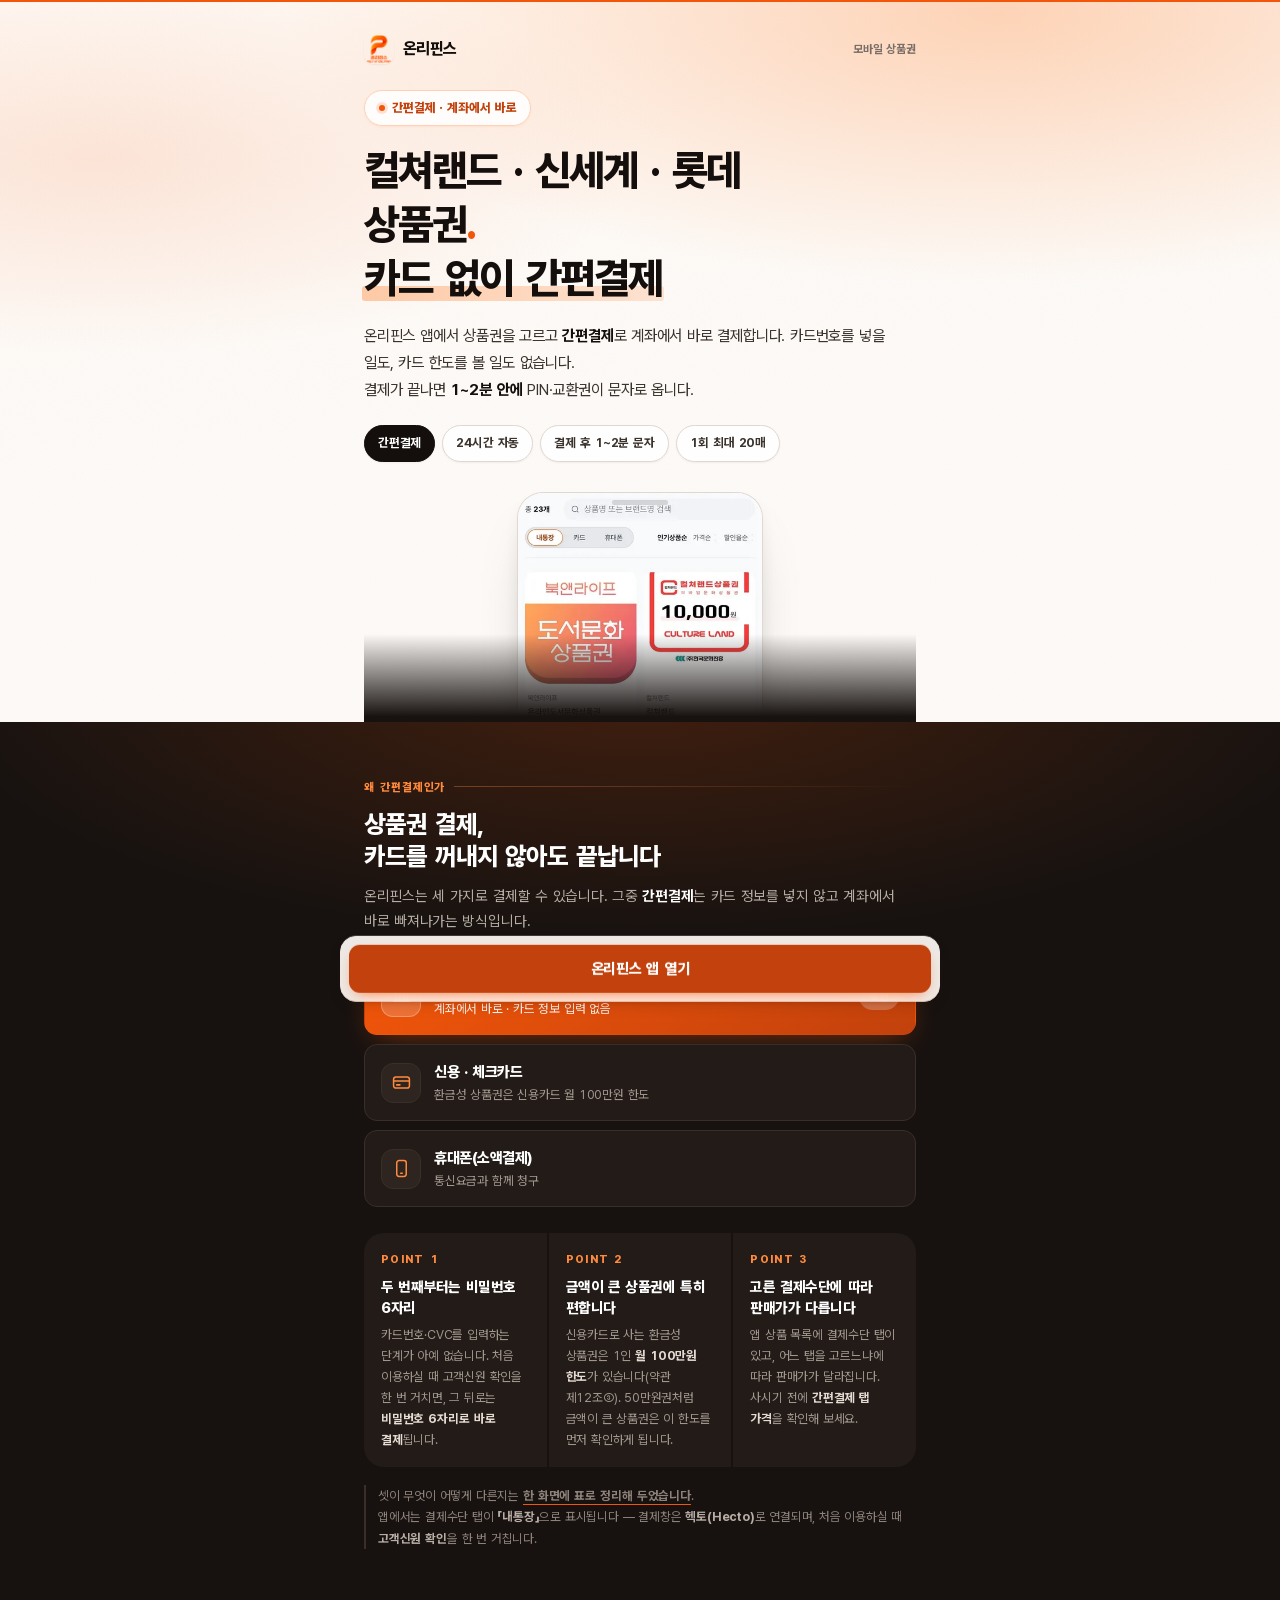
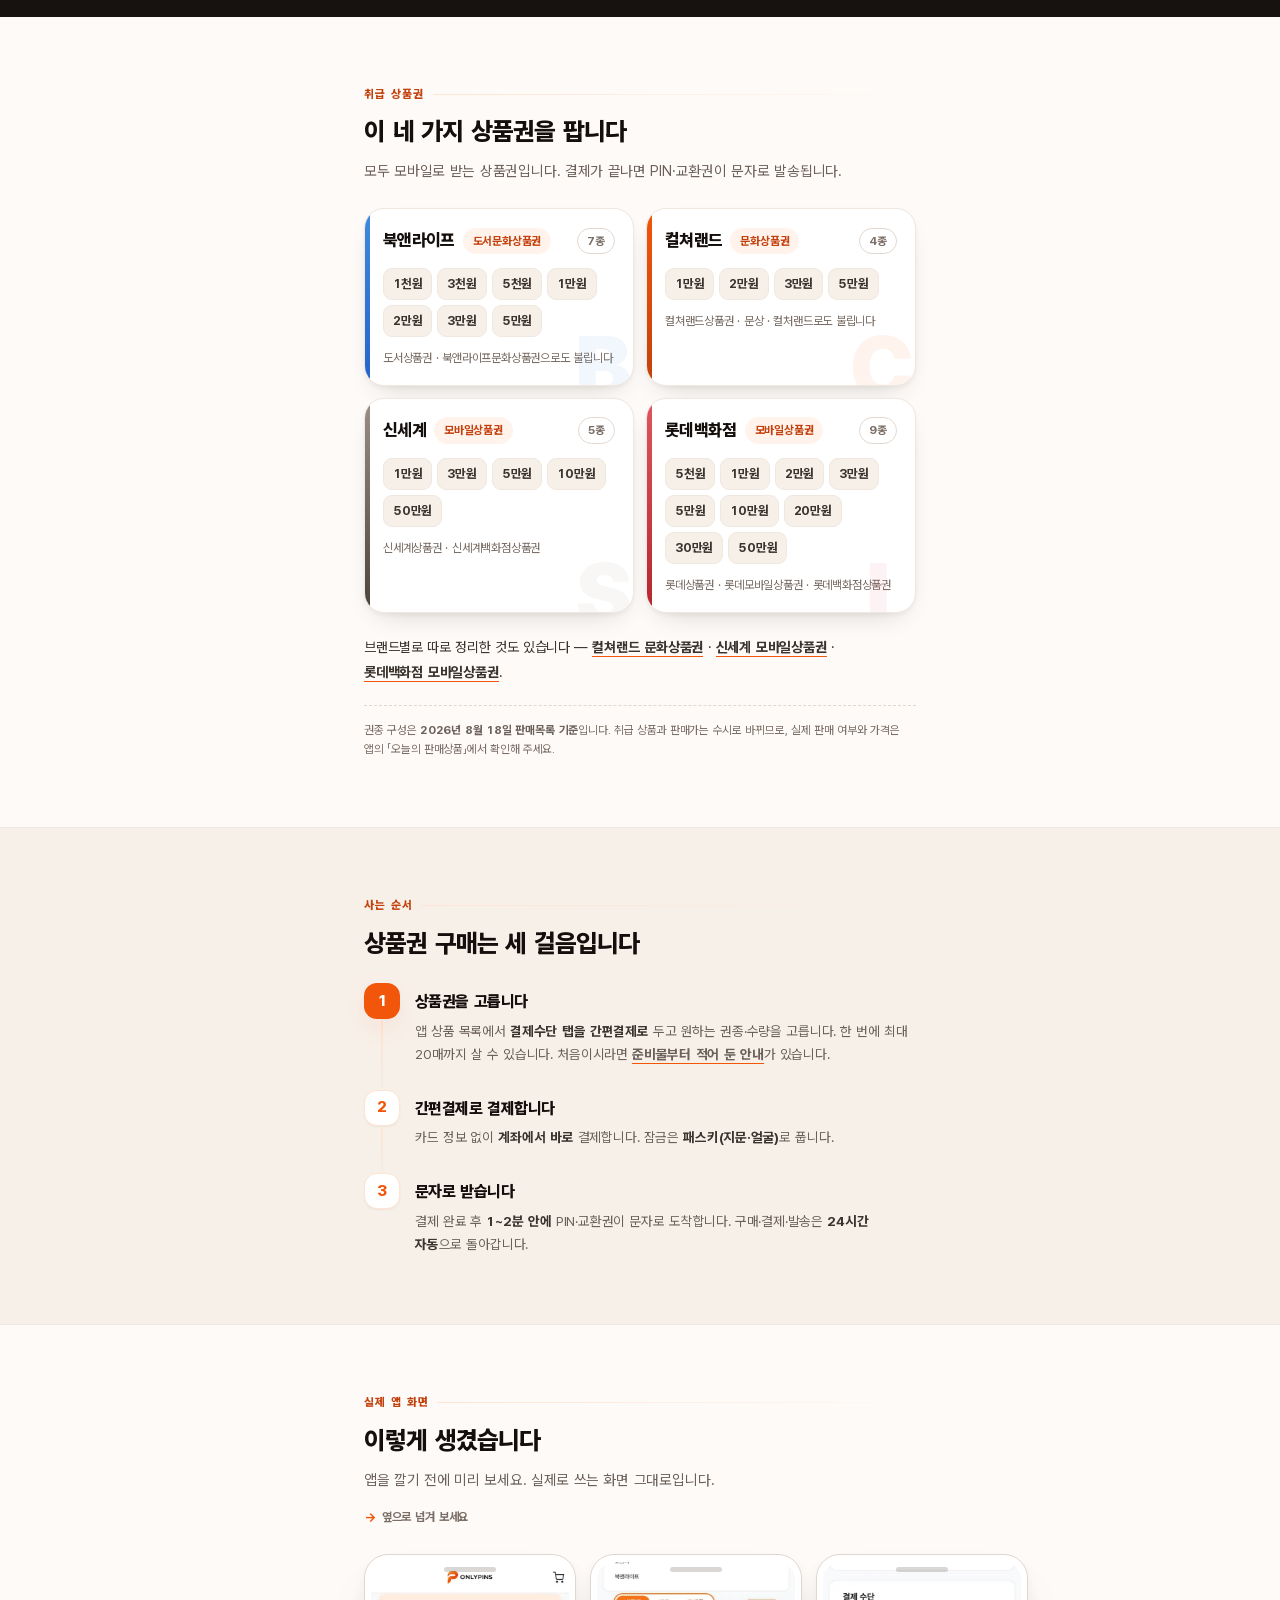
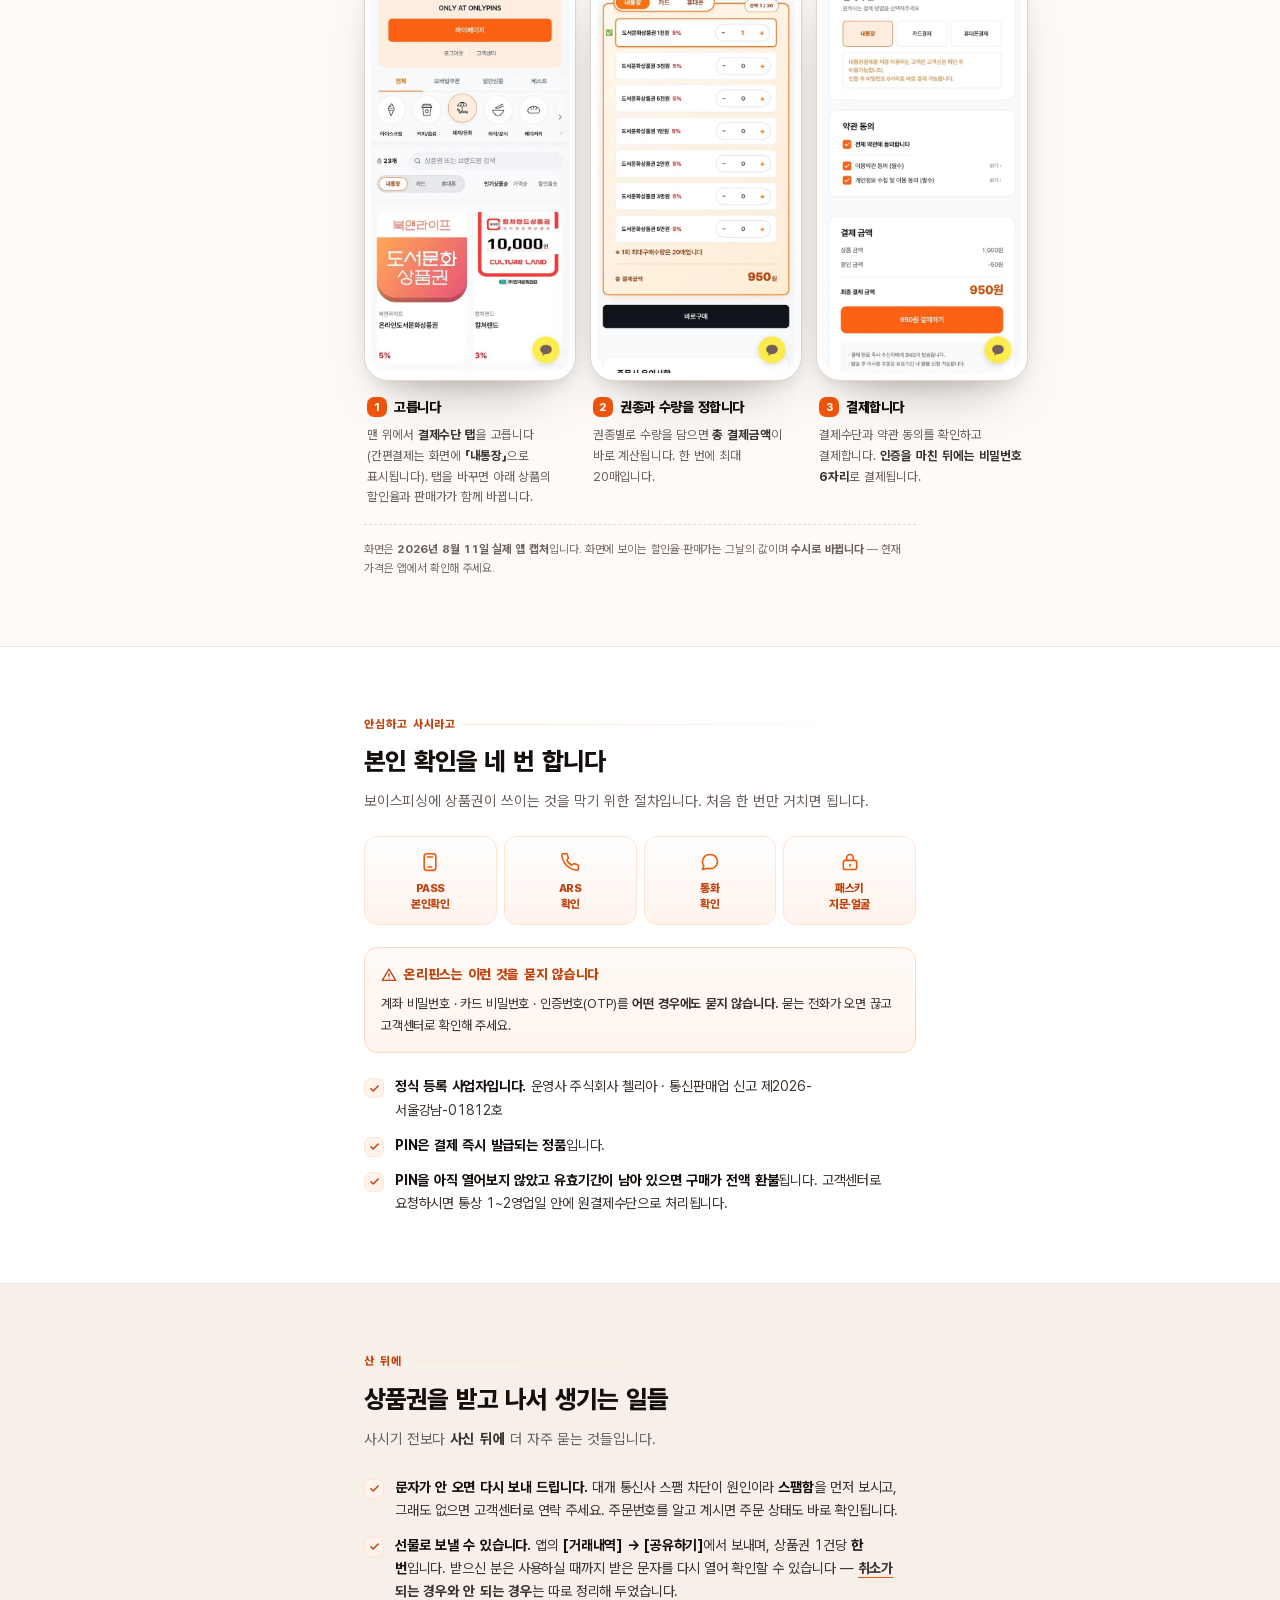
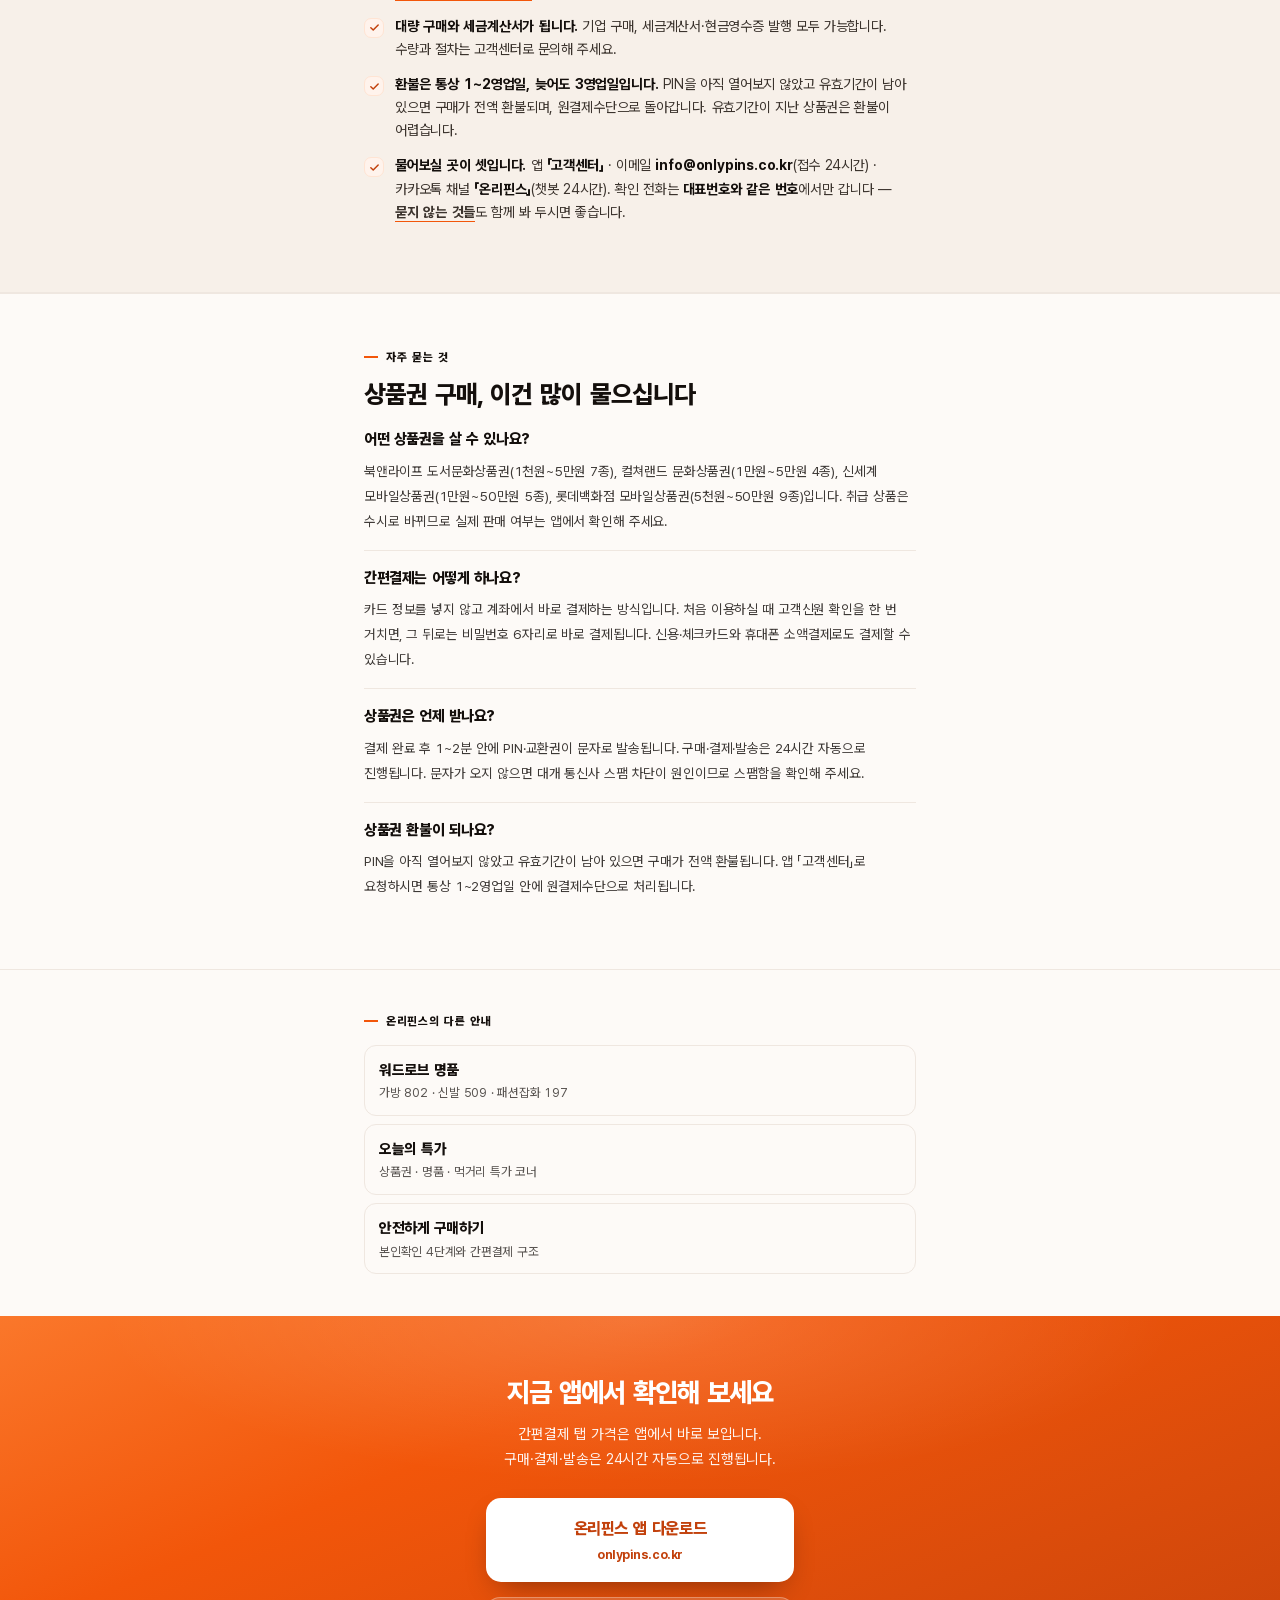
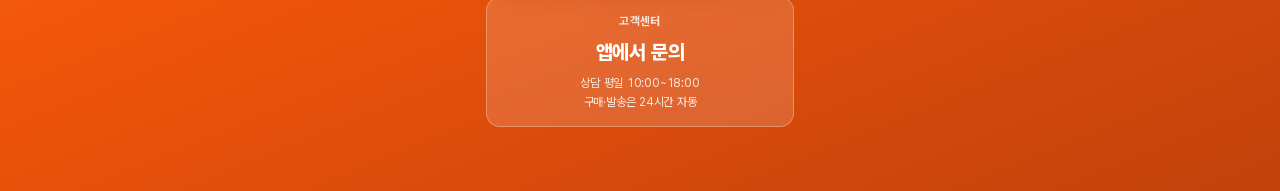
<file: index.html>
<!DOCTYPE html>
<html lang="ko">
<head>
<meta charset="utf-8">
<meta name="viewport" content="width=device-width, initial-scale=1, viewport-fit=cover">

<!-- GA4 — 측정 ID 정본은 _사이트파일.mjs 의 GA4_ID 하나다. 여기에 값을 적지 말 것. -->
<script async src="https://www.googletagmanager.com/gtag/js?id=G-9EMR2JH7BD"></script>
<script>
  window.dataLayer = window.dataLayer || [];
  function gtag(){dataLayer.push(arguments);}
  gtag('js', new Date());
  gtag('config', 'G-9EMR2JH7BD');
</script>


<title>컬쳐랜드·신세계·롯데상품권 카드 없이 간편결제 | 온리핀스</title>
<meta name="description" content="컬쳐랜드상품권·신세계상품권·롯데상품권·도서문화상품권을 카드 없이 계좌에서 바로 간편결제로 삽니다. 결제 후 1~2분 안에 PIN을 문자로 받고, 구매·발송은 24시간 자동입니다.">
<meta name="keywords" content="컬쳐랜드상품권,문화상품권,신세계상품권,롯데상품권,롯데백화점상품권,상품권 구매,상품권 판매,모바일상품권,상품권 간편결제,도서문화상품권,북앤라이프,카드없이 상품권,계좌이체 상품권,온리핀스">
<meta name="robots" content="index, follow, max-image-preview:large">
<meta name="author" content="온리핀스">
<meta name="theme-color" content="#f2560a">
<!-- 파비콘 — 구글은 «모바일 검색 결과에 파비콘을 표시»한다. data URI 로는 안 되고
     크롤러가 «가져갈 수 있는 주소»여야 한다. 주소를 바꾸지 말 것(다시 크롤될 때까지 그대로). -->
<link rel="icon" type="image/png" sizes="96x96" href="/favicon.png">
<link rel="apple-touch-icon" href="/apple-touch-icon.png">
<!-- 사이트 소유확인 — 검색엔진 콘솔용. 공개 노출이 전제인 확인 토큰이라 비밀값이 아니다.
     ⚠️ 지우면 소유확인이 풀려 Search Console 접근이 끊긴다. 값은 _사이트파일.mjs 의 GSV 표에서 온다. -->
<meta name="google-site-verification" content="S2PBb_PZUCIwT41YcxfDkoCH6EF-mtGJWF4lPE0fD1Q">
<meta name="google-site-verification" content="-GleRrF3YU4qh0jkxEr4fKm2OeDsyp7maoGALSA-G4Q">
<!--SEO:ABS-->
<link rel="canonical" href="https://adpr0001.onlypins.co.kr/">


<!-- 공유 미리보기 (카카오톡·SNS·검색) -->
<meta property="og:type" content="website">
<meta property="og:site_name" content="온리핀스">
<meta property="og:locale" content="ko_KR">
<meta property="og:url" content="https://adpr0001.onlypins.co.kr/">
<meta property="og:title" content="카드 없이 간편결제로 상품권 — 컬쳐랜드·신세계·롯데·도서문화">
<meta property="og:description" content="계좌에서 바로 간편결제. 결제 후 1~2분 안에 PIN·교환권을 문자로 받습니다. 구매·발송 24시간 자동.">
<meta property="og:image" content="https://adpr0001.onlypins.co.kr/og-image.png">
<meta property="og:image:width" content="1200">
<meta property="og:image:height" content="630">
<meta property="og:image:alt" content="온리핀스 — 카드 없이 간편결제로 상품권. 북앤라이프 도서문화상품권·컬쳐랜드·신세계·롯데백화점 모바일상품권">
<meta name="twitter:card" content="summary_large_image">
<meta name="twitter:title" content="카드 없이 간편결제로 상품권 — 컬쳐랜드·신세계·롯데·도서문화">
<meta name="twitter:description" content="계좌에서 바로 간편결제. 결제 후 1~2분 안에 PIN·교환권을 문자로 받습니다.">
<meta name="twitter:image" content="https://adpr0001.onlypins.co.kr/og-image.png">

<!-- 구조화 데이터 — 값은 전부 실측 자료(앱 캡처 2026-08-11 · CS매뉴얼 V3.1)에서만 가져왔다.
     ⚠️ 가격·할인율은 수시로 바뀌므로 Product/offers 는 넣지 않는다(어긋나면 허위표시가 된다). -->
<script type="application/ld+json">
{
  "@context": "https://schema.org",
  "@graph": [
    {
      "@type": "Organization",
      "@id": "https://adpr0001.onlypins.co.kr/#org",
      "name": "온리핀스",
      "alternateName": "ONLYPINS",
      "url": "https://onlypins.co.kr",
      "logo": "https://adpr0001.onlypins.co.kr/og-image.png",
      "contactPoint": {
        "@type": "ContactPoint",
        "telephone": "+82-2-498-4065",
        "contactType": "customer service",
        "areaServed": "KR",
        "availableLanguage": "Korean",
        "hoursAvailable": {
          "@type": "OpeningHoursSpecification",
          "dayOfWeek": ["Monday","Tuesday","Wednesday","Thursday","Friday"],
          "opens": "10:00",
          "closes": "18:00"
        }
      }
    },
    {
      "@type": "BreadcrumbList",
      "itemListElement": [
        { "@type": "ListItem", "position": 1, "name": "온리핀스", "item": "https://onlypins.co.kr" },
        { "@type": "ListItem", "position": 2, "name": "간편결제로 상품권", "item": "https://adpr0001.onlypins.co.kr/" }
      ]
    },
    {
      "@type": "WebPage",
      "@id": "https://adpr0001.onlypins.co.kr/#page",
      "url": "https://adpr0001.onlypins.co.kr/",
      "name": "컬쳐랜드·신세계·롯데상품권 카드 없이 간편결제 | 온리핀스",
      "description": "북앤라이프 도서문화상품권, 컬쳐랜드, 신세계·롯데백화점 모바일상품권을 카드 정보 없이 계좌에서 바로 간편결제로 구매합니다.",
      "inLanguage": "ko-KR",
      "datePublished": "2026-09-09",
      "dateModified": "2026-09-10",
      "isPartOf": { "@id": "https://adpr0001.onlypins.co.kr/#org" }
    },
    {
      "@type": "FAQPage",
      "mainEntity": [
        {
          "@type": "Question",
          "name": "어떤 상품권을 살 수 있나요?",
          "acceptedAnswer": {
            "@type": "Answer",
            "text": "북앤라이프 도서문화상품권(1천원~5만원 7종), 컬쳐랜드 문화상품권(1만원~5만원 4종), 신세계 모바일상품권(1만원~50만원 5종), 롯데백화점 모바일상품권(5천원~50만원 9종)입니다. 취급 상품은 수시로 바뀌므로 실제 판매 여부는 앱에서 확인해 주세요."
          }
        },
        {
          "@type": "Question",
          "name": "간편결제는 어떻게 하나요?",
          "acceptedAnswer": {
            "@type": "Answer",
            "text": "카드 정보를 넣지 않고 계좌에서 바로 결제하는 방식입니다. 처음 이용하실 때 고객신원 확인을 한 번 거치면, 그 뒤로는 비밀번호 6자리로 바로 결제됩니다. 신용·체크카드와 휴대폰 소액결제로도 결제할 수 있습니다."
          }
        },
        {
          "@type": "Question",
          "name": "상품권은 언제 받나요?",
          "acceptedAnswer": {
            "@type": "Answer",
            "text": "결제 완료 후 1~2분 안에 PIN·교환권이 문자로 발송됩니다. 구매·결제·발송은 24시간 자동으로 진행됩니다. 문자가 오지 않으면 대개 통신사 스팸 차단이 원인이므로 스팸함을 확인해 주세요."
          }
        },
        {
          "@type": "Question",
          "name": "상품권 환불이 되나요?",
          "acceptedAnswer": {
            "@type": "Answer",
            "text": "PIN을 아직 열어보지 않았고 유효기간이 남아 있으면 구매가 전액 환불됩니다. 앱 「고객센터」로 요청하시면 통상 1~2영업일 안에 원결제수단으로 처리됩니다."
          }
        }
      ]
    }
  ]
}
</script>
<!--/SEO:ABS-->
<style>
/* 자동 생성 — python _폰트빌드.py 001-간편결제
   이 페이지에 실제로 쓰인 글자만 남긴 서브셋이다. 손으로 고치지 말 것.
   본문 글자가 바뀌면 아래 해시가 달라진다 → _검증.mjs 가 「낡았다」로 잡는다.
   charset-sha: ef945b619c173069
   글자 459자 · 폰트 1종 · 합계 81.9KB (base64 는 약 1.33배) */
@font-face{
  font-family:'Pretendard';
  src:url([data-uri]) format('woff2');
  font-weight:100 900; font-style:normal; font-display:block;
}
</style>
<style>
  /* ─────────────────────────────────────────────
     001 간편결제 — v2 (2026-09-09 전면 재디자인)
     오렌지 BI · Pretendard · 「제품을 먼저 보여 주는」 히어로 · SVG 아이콘.
     ⚠️ 짧은 클래스명은 반드시 스코프를 준다(.pp .d 가 .den 을 덮은 사고 2회).
     ───────────────────────────────────────────── */
  :root{
    --o:#f2560a; --o-deep:#c2410c; --o-lite:#ff8a3d; --o-tint:#fff3ec; --o-tint-2:#ffe4d3;
    --ink:#140f0c; --ink-2:#3b332d; --muted:#6b605a; --muted-2:#7a6e66;
    --paper:#fdfaf7; --paper-2:#f7f0e9; --card:#ffffff;
    --line:#efe7e0; --line-2:#e2d7ce;
    --dark:#171210; --dark-2:#221b17; --dark-3:#2e2521; --dark-line:#382f29;

    --sh-1:0 1px 2px rgba(20,15,12,.05);
    --sh-2:0 2px 4px rgba(20,15,12,.04), 0 12px 28px -14px rgba(20,15,12,.20);
    --sh-3:0 8px 20px -8px rgba(20,15,12,.14), 0 30px 60px -30px rgba(20,15,12,.36);
    --sh-o:0 10px 30px -12px rgba(242,86,10,.55);

    --r:20px; --r-sm:13px; --r-xs:9px;
    --maxw:520px;

    /* 공통 품질 레이어(_공통.css) 계약 — 값을 새로 적지 않고 위 팔레트를 가리킨다. */
    /* ⚠️ 이 페이지가 밝은 화면임을 «선언»한다. 안 적으면 안드로이드 크롬의 자동 다크가
       색을 제 맘대로 뒤집어 대비가 무너진다(우리가 고른 색이 아니게 된다). */
    color-scheme:light;
    --u-accent:var(--o); --u-accent-2:var(--o-deep); --u-on-accent:#fff;
    --u-ink:var(--ink); --u-paper:var(--paper); --u-line:var(--line);
    --u-pad:20px;
    --u-h1-min:29px; --u-h1-vw:9.2vw; --u-h1-max:36px;
  }
  *,*::before,*::after{box-sizing:border-box}
  html{-webkit-text-size-adjust:100%}
  body{
    margin:0; background:var(--paper); color:var(--ink);
    font-family:'Pretendard',system-ui,-apple-system,"Segoe UI","Apple SD Gothic Neo","Malgun Gothic",sans-serif;
    font-size:16px; line-height:1.62; letter-spacing:-.012em;
    font-feature-settings:"tnum" 1;
    word-break:keep-all; overflow-wrap:break-word;
  }
  .wrap{max-width:var(--maxw); margin:0 auto; padding:0 var(--u-pad)}
  section{padding:clamp(48px, 12vw, 68px) 0}
  h1,h2,h3{margin:0; line-height:1.28; letter-spacing:-.035em; font-weight:800}
  p{margin:0}
  .num{font-variant-numeric:tabular-nums}

  /* 섹션 머리 — 작은 라벨 + 가로 선 */
  .kicker{
    display:flex; align-items:center; gap:9px;
    font-size:11.5px; font-weight:800; color:var(--o-deep); letter-spacing:.08em;
    text-transform:none; margin-bottom:12px;
  }
  .kicker::after{content:""; flex:1; height:1px; background:linear-gradient(90deg,var(--o-tint-2),transparent)}
  h2{font-size:clamp(21px,6.2vw,25px); margin-bottom:12px; letter-spacing:-.04em}
  .sub{font-size:14.5px; color:var(--muted); line-height:1.72}
  .sub b{color:var(--ink-2); font-weight:700}

  /* ══ 히어로 ══════════════════════════════ */
  .hero{
    position:relative; overflow:hidden; isolation:isolate;
    background:
      radial-gradient(90% 60% at 78% 2%, rgba(255,138,61,.34) 0%, rgba(255,138,61,0) 62%),
      radial-gradient(70% 45% at 8% 22%, rgba(242,86,10,.13) 0%, rgba(242,86,10,0) 60%),
      linear-gradient(172deg,#fff9f4 0%, var(--paper) 58%);
  }
  /* 미세한 종이 결 — 그라데이션만 있으면 화면이 «비닐»처럼 매끈해 보인다 */
  .hero::before{
    content:""; position:absolute; inset:0; z-index:-1; opacity:.55; pointer-events:none;
    background-image:url("data:image/svg+xml,%3Csvg xmlns='http://www.w3.org/2000/svg' width='140' height='140'%3E%3Cfilter id='n'%3E%3CfeTurbulence type='fractalNoise' baseFrequency='.85' numOctaves='3'/%3E%3CfeColorMatrix type='saturate' values='0'/%3E%3C/filter%3E%3Crect width='140' height='140' filter='url(%23n)' opacity='.055'/%3E%3C/svg%3E");
  }
  .hero-inner{position:relative; max-width:var(--maxw); margin:0 auto; padding:26px var(--u-pad) 0}

  .brandbar{display:flex; align-items:center; gap:9px; margin-bottom:26px}
  .brandbar img{width:30px; height:30px; border-radius:9px; display:block; box-shadow:var(--sh-1)}
  .brandbar .bn{font-weight:800; font-size:16px; letter-spacing:-.04em}
  .brandbar .bt{
    margin-left:auto; font-size:11.5px; font-weight:700; color:var(--muted-2);
    letter-spacing:-.01em;
  }

  .eyebrow{
    display:inline-flex; align-items:center; gap:7px;
    font-size:12.5px; font-weight:800; color:var(--o-deep);
    background:rgba(255,255,255,.86); border:1px solid #ffd0b3;
    padding:7px 14px; border-radius:999px; margin-bottom:18px;
    box-shadow:0 1px 2px rgba(242,86,10,.08);
    -webkit-backdrop-filter:blur(6px); backdrop-filter:blur(6px);
  }
  .eyebrow .dot{
    width:6px; height:6px; border-radius:50%; background:var(--o); flex:none;
    box-shadow:0 0 0 3px rgba(242,86,10,.16);
  }
  h1{letter-spacing:-.045em; margin-bottom:16px; font-weight:800}
  h1 .hl{position:relative; white-space:nowrap}
  h1 .hl::after{
    content:""; position:absolute; left:-2px; right:-2px; bottom:.04em; height:.36em; z-index:-1;
    background:linear-gradient(90deg, rgba(255,138,61,.42), rgba(255,138,61,.20));
    border-radius:3px;
  }
  h1 .o{color:var(--o)}
  .lede{font-size:15.5px; color:var(--ink-2); line-height:1.76}
  .lede b{font-weight:700; color:var(--ink)}

  .hero-chips{display:flex; flex-wrap:wrap; gap:7px; margin-top:22px}
  .chip{
    font-size:12.5px; font-weight:700; color:var(--ink-2);
    background:rgba(255,255,255,.9); border:1px solid var(--line-2);
    padding:7px 13px; border-radius:999px; box-shadow:var(--sh-1);
  }
  .chip.on{background:var(--ink); border-color:var(--ink); color:#fff}

  /* 히어로 아래로 살짝 걸치는 실제 앱 화면 — 「무엇을 사는지」를 글보다 먼저 보여 준다 */
  .hero-art{position:relative; margin-top:30px; height:196px; overflow:hidden}
  .hero-art .frame{
    position:absolute; left:50%; top:0; width:212px; transform:translateX(-50%);
    border-radius:26px 26px 0 0; overflow:hidden;
    background:#fff; border:1px solid var(--line-2); border-bottom:0;
    box-shadow:var(--sh-3);
  }
  .hero-art .frame::after{         /* 폰 상단 노치 */
    content:""; position:absolute; left:50%; top:7px; width:56px; height:5px;
    transform:translateX(-50%); border-radius:999px; background:rgba(20,15,12,.14);
  }
  .hero-art img{display:block; width:100%; height:auto; aspect-ratio:440/413}
  .hero-art .fade{
    position:absolute; inset:auto 0 0 0; height:88px; pointer-events:none;
    background:linear-gradient(to top, var(--dark) 6%, rgba(23,18,16,0) 100%);
  }

  /* ══ 간편결제 (다크) ═══════════════════════ */
  .pay{
    background:var(--dark); color:#fff; position:relative; overflow:hidden;
    padding-top:clamp(40px,10vw,56px);
  }
  .pay::before{
    content:""; position:absolute; inset:-40% -30% auto -30%; height:70%; pointer-events:none;
    background:radial-gradient(50% 60% at 50% 50%, rgba(242,86,10,.20), rgba(242,86,10,0) 70%);
  }
  .pay .wrap{position:relative}
  .pay .kicker{color:var(--o-lite)}
  .pay .kicker::after{background:linear-gradient(90deg,rgba(255,138,61,.35),transparent)}
  .pay h2{color:#fff}
  .pay .sub{color:#b6aca4}
  .pay .sub b{color:#fff; font-weight:700}

  .payboard{margin-top:24px; display:grid; gap:9px}
  .payrow{
    display:flex; align-items:center; gap:13px;
    padding:15px 16px; border-radius:var(--r-sm);
    background:var(--dark-2); border:1px solid var(--dark-line);
  }
  .payrow.hi{
    background:linear-gradient(135deg,var(--o) 0%, var(--o-deep) 100%);
    border-color:transparent; box-shadow:var(--sh-o);
  }
  .payicon{
    width:40px; height:40px; border-radius:12px; flex:none;
    display:grid; place-items:center;
    background:var(--dark-3); border:1px solid var(--dark-line); color:var(--o-lite);
  }
  .payrow.hi .payicon{background:rgba(255,255,255,.18); border-color:rgba(255,255,255,.28); color:#fff}
  .payicon svg{width:19px; height:19px}
  .payname{font-size:15px; font-weight:800; letter-spacing:-.03em}
  .paydesc{font-size:12.5px; color:#a1968e; margin-top:2px; line-height:1.5}
  .payrow.hi .paydesc{color:rgba(255,255,255,.93)}
  .paytag{
    margin-left:auto; flex:none; font-size:11px; font-weight:800;
    padding:5px 10px; border-radius:999px;
    background:rgba(255,255,255,.24); color:#fff;
  }

  .paypoints{display:grid; gap:2px; margin-top:26px; border-radius:var(--r); overflow:hidden}
  .pp{
    position:relative; background:var(--dark-2); padding:18px 17px 17px 17px;
  }
  .pp .pn{
    font-size:11px; font-weight:800; color:var(--o-lite); letter-spacing:.12em;
    display:block; margin-bottom:7px;
  }
  .pp .pt{font-size:14.5px; font-weight:800; color:#fff; letter-spacing:-.03em; line-height:1.45}
  .pp .px{font-size:12.5px; color:#a1968e; margin-top:6px; line-height:1.68}
  .pp .px b{color:#e6dbd3; font-weight:700}

  .paynote{
    margin-top:18px; font-size:12.5px; color:#8d827a; line-height:1.7;
    padding-left:12px; border-left:2px solid var(--dark-line);
  }
  .paynote b{color:#b8ada4; font-weight:700}

  /* ══ 상품권 4종 ════════════════════════════ */
  .cards{display:grid; gap:12px; margin-top:24px}
  .gcard{
    position:relative; overflow:hidden;
    background:var(--card); border:1px solid var(--line);
    border-radius:var(--r); padding:18px 18px 17px; box-shadow:var(--sh-2);
  }
  .gcard::before{
    content:""; position:absolute; left:0; top:0; bottom:0; width:5px;
    background:linear-gradient(180deg, var(--gc, var(--o-lite)), var(--gc2, var(--o)));
  }
  .gcard::after{                      /* 오른쪽 아래 큰 이니셜 — 브랜드 결 */
    content:attr(data-mark); position:absolute; right:6px; bottom:-26px;
    font-size:88px; font-weight:900; letter-spacing:-.06em; line-height:1;
    color:var(--gc, var(--o)); opacity:.07; pointer-events:none;
  }
  .gtop{display:flex; align-items:center; gap:8px; flex-wrap:wrap}
  .gname{font-size:17px; font-weight:800; letter-spacing:-.04em}
  .gkind{
    font-size:11.5px; font-weight:700; color:var(--o-deep); background:var(--o-tint);
    border-radius:999px; padding:4px 10px;
  }
  .gcount{
    margin-left:auto; font-size:11.5px; color:var(--muted-2); font-weight:700;
    border:1px solid var(--line-2); border-radius:999px; padding:3px 9px;
  }
  .gdenoms{display:flex; flex-wrap:wrap; gap:5px; margin-top:13px}
  /* ⚠️ 클래스명을 `.d` 로 두면 다크 섹션의 규칙이 이 밝은 배경을 물려받아 글자가 안 읽힌다
     (2026-09-08 실측 · 같은 함정을 두 번 밟았다). 짧은 이름은 반드시 스코프를 준다. */
  .gdenoms .den{
    font-size:12.5px; font-weight:700; color:var(--ink-2);
    background:var(--paper-2); border:1px solid var(--line);
    padding:5px 9px; border-radius:var(--r-xs); font-variant-numeric:tabular-nums;
  }
  .galias{font-size:12px; color:var(--muted-2); margin-top:12px; line-height:1.55}

  /* ══ 3단계 ═════════════════════════════════ */
  .steps-sec{background:var(--paper-2); border-top:1px solid var(--line); border-bottom:1px solid var(--line)}
  .steps{display:grid; gap:0; margin-top:24px}
  .step{position:relative; display:flex; gap:15px; padding-bottom:24px}
  .step:last-child{padding-bottom:0}
  .step::before{
    content:""; position:absolute; left:17px; top:38px; bottom:2px; width:2px;
    background:linear-gradient(180deg,var(--o-tint-2), rgba(226,215,206,.2));
  }
  .step:last-child::before{display:none}
  .snum{
    width:36px; height:36px; border-radius:13px; flex:none; z-index:1;
    display:grid; place-items:center; font-size:15px; font-weight:800;
    background:#fff; color:var(--o); border:1.5px solid var(--o-tint-2);
    box-shadow:var(--sh-1);
  }
  .step:first-child .snum{background:var(--o); color:#fff; border-color:transparent; box-shadow:var(--sh-o)}
  .stitle{font-size:16px; font-weight:800; letter-spacing:-.035em; padding-top:6px}
  .sdesc{font-size:13.5px; color:var(--muted); margin-top:5px; line-height:1.7}
  .sdesc b{color:var(--ink-2); font-weight:700}

  /* ══ 앱 화면 갤러리 ════════════════════════ */
  .shots-sec{background:var(--paper); overflow:hidden}
  .swipe{
    display:inline-flex; align-items:center; gap:6px; margin-top:14px;
    font-size:12px; font-weight:700; color:var(--muted-2);
  }
  .swipe .ar{color:var(--o); font-size:13px}
  .shots{
    display:flex; gap:14px; margin-top:20px;
    overflow-x:auto; scroll-snap-type:x mandatory;
    /* 좁은 화면에서 calc 가 음수가 되므로 --u-pad 를 하한으로 잡는다 */
    padding:4px max(var(--u-pad), calc(50vw - var(--maxw)/2 + var(--u-pad))) 12px;
    -webkit-overflow-scrolling:touch; scrollbar-width:none;
  }
  .shots::-webkit-scrollbar{display:none}
  .shot{flex:none; width:212px; scroll-snap-align:center}
  .phone{
    position:relative; border-radius:24px; overflow:hidden; background:#fff;
    border:1px solid var(--line-2); padding:7px 6px;
    box-shadow:var(--sh-3);
  }
  .phone .scr{border-radius:18px; overflow:hidden; display:block}
  .phone img{display:block; width:100%; height:auto; aspect-ratio:640/1328}
  .phone::after{
    content:""; position:absolute; left:50%; top:12px; width:52px; height:5px;
    transform:translateX(-50%); border-radius:999px; background:rgba(20,15,12,.16); z-index:2;
  }
  .shotcap{margin-top:13px; padding:0 3px}
  .shotcap .sn{
    display:inline-grid; place-items:center; width:20px; height:20px; border-radius:7px;
    background:var(--o); color:#fff; font-size:11px; font-weight:800; margin-right:7px;
    vertical-align:1px;
  }
  .shotcap .st{font-size:14px; font-weight:800; letter-spacing:-.035em}
  .shotcap .sd{font-size:12.5px; color:var(--muted); margin-top:6px; line-height:1.65}
  .shotcap .sd b{color:var(--ink-2); font-weight:700}

  /* ══ 안심 ══════════════════════════════════ */
  .trust{background:#fff; border-top:1px solid var(--line)}
  .gates{display:grid; grid-template-columns:repeat(4,1fr); gap:7px; margin-top:22px}
  .gate{
    text-align:center; background:linear-gradient(180deg,#fff,var(--o-tint));
    border:1px solid var(--o-tint-2); border-radius:var(--r-sm); padding:14px 4px 12px;
  }
  .gate .gi{display:grid; place-items:center; height:22px; color:var(--o)}
  .gate .gi svg{width:20px; height:20px}
  .gate .gt{font-size:11.5px; font-weight:800; color:var(--o-deep); margin-top:8px; letter-spacing:-.04em; line-height:1.35}

  .warn{
    margin-top:22px; background:linear-gradient(180deg,#fffaf6,#fff5ee);
    border:1px solid #ffd9c4; border-radius:var(--r-sm); padding:16px 16px 15px;
  }
  .warn .wt{
    display:flex; align-items:center; gap:7px;
    font-size:13.5px; font-weight:800; color:var(--o-deep); margin-bottom:7px;
  }
  .warn .wt svg{width:16px; height:16px; flex:none}
  .warn .wd{font-size:13px; color:var(--ink-2); line-height:1.7}
  .warn .wd b{font-weight:700}

  .tlist{display:grid; gap:12px; margin-top:22px}
  .ti{display:flex; gap:11px; align-items:flex-start}
  .ti .ck{
    width:20px; height:20px; border-radius:7px; flex:none; margin-top:3px;
    display:grid; place-items:center; color:var(--o-deep);
    background:var(--o-tint); border:1px solid var(--o-tint-2);
  }
  .ti .ck svg{width:11px; height:11px}
  .ti .tx{font-size:14px; color:var(--ink-2); line-height:1.65}
  .ti .tx b{font-weight:700; color:var(--ink)}

  .gmore{margin-top:22px; font-size:14px; color:var(--ink-2); line-height:1.8}
  .asof{
    font-size:11.5px; color:var(--muted-2); line-height:1.65;
    margin-top:20px; padding-top:15px; border-top:1px dashed var(--line-2);
  }
  .asof b{font-weight:700; color:var(--muted)}

  /* ══ CTA ═══════════════════════════════════ */
  .cta{
    position:relative; overflow:hidden; text-align:center;
    background:linear-gradient(158deg,var(--o-lite) -18%, var(--o) 32%, var(--o-deep) 100%);
    color:#fff; padding:clamp(48px,12vw,60px) 0 clamp(52px,13vw,64px);
  }
  .cta::before{
    content:""; position:absolute; inset:0; pointer-events:none; opacity:.5;
    background:radial-gradient(60% 50% at 50% 0%, rgba(255,255,255,.32), rgba(255,255,255,0) 70%);
  }
  .cta .wrap{position:relative}
  .cta h2{color:#fff; font-size:clamp(23px,6.8vw,27px); margin-bottom:11px}
  .cta .csub{font-size:14.5px; color:rgba(255,255,255,.93); line-height:1.72}
  .btn{
    display:block; margin:26px auto 0; max-width:308px;
    background:#fff; color:var(--o-deep);
    font-size:16.5px; font-weight:800; letter-spacing:-.03em;
    padding:17px 20px; border-radius:15px; text-decoration:none;
    box-shadow:0 12px 30px -12px rgba(0,0,0,.45);
  }
  .btn .u{display:block; font-size:12.5px; font-weight:700; color:var(--o-deep); margin-top:3px}
  .callbox{
    max-width:308px; margin:15px auto 0; padding:14px 16px;
    background:rgba(255,255,255,.15); border:1px solid rgba(255,255,255,.28);
    border-radius:14px; -webkit-backdrop-filter:blur(6px); backdrop-filter:blur(6px);
  }
  .callbox .cl{font-size:11.5px; font-weight:700; color:rgba(255,255,255,.82); letter-spacing:.03em}
  /* 번호는 링크다 — 폰에서 눌러 바로 걸리게. 겉모습은 그대로, 탭 타깃만 확보한다. */
  .callbox .cn{
    display:inline-flex; align-items:center; justify-content:center;
    min-height:44px; padding:0 10px;
    font-size:20px; font-weight:800; letter-spacing:-.03em;
    color:inherit; text-decoration:none; font-variant-numeric:tabular-nums;
  }
  .callbox .ch{font-size:12px; color:rgba(255,255,255,.86); line-height:1.55}

  @media (min-width:560px){
    :root{--maxw:600px; --u-pad:24px; --u-h1-max:42px}
    .hero-inner{padding-top:34px}
    .hero-art{height:230px}
    .hero-art .frame{width:246px}
    .cards{grid-template-columns:1fr 1fr}
    .paypoints{grid-template-columns:1fr 1fr 1fr}
  }
</style>
<style>
/* ─────────────────────────────────────────────
   _공통.css — 홍보 랜딩 4종 공용 「모바일 품질 레이어」  (2026-09-09 신설)

   무엇을 담나 : 네 페이지가 «똑같이» 지켜야 하는 것만 담는다.
                 안전영역 · 유동 타이포 · 탭 피드백 · 포커스 · 모션 · 고정 CTA 바.
   무엇을 안 담나: 색 · 서체 · 레이아웃. 그건 페이지마다 다른 «정체성»이라 각 page.src.html 몫이다.

   ⚠️ 주입 위치는 «페이지 <style> 다음»이다(_랜딩빌드.mjs 의 COMMON_CSS 자리).
      뒤에 와야 같은 특정도에서 이 레이어가 이긴다. 앞에 넣으면 조용히 무시된다.

   ⭐ 페이지가 지켜야 할 계약 — :root 에 아래를 «기존 변수를 가리켜» 정의한다.
      값을 새로 적지 말 것(같은 상수가 두 곳에 생기면 조용히 갈린다 · AGENTS.md §7.2 🅖).

        --u-accent      주 강조색        예) var(--o)
        --u-on-accent   강조색 위 글자색  예) #fff
        --u-ink         본문 잉크        예) var(--ink)
        --u-paper       바탕             예) var(--paper)
        --u-line        경계선           예) var(--line)
        --u-pad         .wrap 좌우 패딩   ← .wrap 은 이 변수를 써야 한다(양쪽에 적지 말 것)
        --u-h1-min      h1 최소 크기
        --u-h1-max      h1 최대 크기
   ───────────────────────────────────────────── */

/* ── 1. 안전영역 — 노치·홈바를 피한다 ─────────
   viewport-fit=cover 를 켜 둔 채 env() 를 안 쓰면, 가로 모드 아이폰에서
   본문이 노치 밑으로 들어간다. 세로에서는 inset 이 0 이라 아무 영향이 없다. */
/* ⚠️ 히어로 안쪽 상자의 «클래스명이 페이지마다 다르다»(.hero-inner / .hero-in).
   여기에 이름을 나열하면 페이지가 하나 늘 때마다 이 파일도 고쳐야 한다 —
   그래서 이름이 아니라 «표시»(data-uedge)로 잡는다. 화면 가장자리에 닿는 상자에 붙인다. */
.wrap, [data-uedge]{
  padding-left:max(var(--u-pad), env(safe-area-inset-left));
  padding-right:max(var(--u-pad), env(safe-area-inset-right));
}

/* ── 2. 유동 타이포 — 320px(SE·폴드 커버)에서 430px(프로맥스)까지 ──
   px 고정이면 320 에서 답답하고 430 에서 허전하다. 8.4vw 는 두 끝을 다 잡는 기울기다. */
/* ⚠️ 기울기(--u-h1-vw)는 페이지마다 다르다 — 지금 크기를 «390px 기준으로 유지»하는 값이라야 한다.
   한 값으로 통일하면 제목이 커지거나 작아져 네 페이지의 인상이 바뀐다. */
h1{font-size:clamp(var(--u-h1-min), var(--u-h1-vw, 8.4vw), var(--u-h1-max))}
h1, h2{text-wrap:balance}      /* 제목 끝줄에 한 낱말만 남는 것을 막는다 */
p{text-wrap:pretty}

/* ── 3. 손가락 — 탭 피드백 · 포커스 · 최소 타깃 ─ */
a, button{
  -webkit-tap-highlight-color:transparent;
  touch-action:manipulation;           /* 더블탭 확대 대기 300ms 제거 */
}
a:active, button:active{transform:scale(.985)}
a, button{transition:transform .12s ease}
:focus-visible{
  outline:2px solid var(--u-accent);
  outline-offset:3px;
  border-radius:6px;
}
/* 키보드가 아닌 탭에서는 링을 그리지 않는다(모바일에서 눌린 뒤 링이 남는 문제) */
:focus:not(:focus-visible){outline:none}

/* ── 4. 이미지 — 레이아웃이 튀지 않게 ────────── */
img{max-width:100%; height:auto}

/* ── 5. 가로 스크롤러 — 페이지까지 끌려가지 않게 ─ */
[data-uscroll]{overscroll-behavior-x:contain; scroll-padding-inline:var(--u-pad)}

/* ── 6. 고정 CTA 바 ───────────────────────────
   앱 열기 버튼이 4,800px 아래 «맨 끝»에만 있으면, 중간에서 마음먹은 사람이
   거기까지 스크롤해야 한다. 히어로를 지나면 떠 있고, 맨 아래 CTA 가 보이면 숨는다. */
.ubar{
  position:fixed; left:0; right:0; bottom:0; z-index:50;
  padding:10px max(12px, env(safe-area-inset-left)) calc(10px + env(safe-area-inset-bottom)) max(12px, env(safe-area-inset-right));
  transform:translateY(130%);
  transition:transform .28s cubic-bezier(.22,1,.36,1);
  pointer-events:none;
}
.ubar.on{transform:translateY(0); pointer-events:auto}
/* ⚠️ 바 아래에 «그늘»(--u-paper 그라데이션)을 깔았다가 되물렸다(2026-09-09 실측).
   바는 밝은 구역과 어두운 구역 «양쪽» 위를 지나가는데, 그늘 색은 한 가지뿐이라
   반대 색 구역에서는 오히려 글자를 뿌옇게 지운다(002 의 검은 결제 구역에서 확인).
   대신 바 자신을 더 불투명하게 만들어 해결한다 — 뒤가 무슨 색이든 안전하다. */
.ubar-in{
  max-width:var(--maxw); margin:0 auto;
  display:flex; gap:8px; align-items:stretch;
  background:color-mix(in srgb, var(--u-paper) 93%, transparent);
  -webkit-backdrop-filter:saturate(180%) blur(14px);
  backdrop-filter:saturate(180%) blur(14px);
  border:1px solid var(--u-line);
  border-radius:16px;
  padding:8px;
  box-shadow:0 6px 18px -8px rgba(0,0,0,.28), 0 2px 6px -3px rgba(0,0,0,.18);
}
/* ⚠️ color-mix 미지원 브라우저에서는 위 background 가 통째로 무시돼 «투명»이 된다.
   먼저 불투명 바탕을 깔아 두고, 지원하는 곳에서만 반투명으로 덮는다. */
@supports not (background:color-mix(in srgb, red 50%, transparent)){
  .ubar-in{background:var(--u-paper)}
}
.ubar a{
  display:flex; align-items:center; justify-content:center; gap:6px;
  min-height:48px;                       /* 손가락 최소 타깃 */
  font-size:15px; font-weight:800; letter-spacing:-.02em;
  text-decoration:none; border-radius:11px;
}
/* ⛔ 2026-09-10 Master 지시로 고정 바의 «전화» 버튼을 뺐다 — 전화 연결·번호를 전부 없앴다.
   규칙은 남겨 둔다: 되살릴 때 대비 · 지워도 얻는 것이 없다(어차피 쓰는 곳이 없으면 안 그려진다). */
.ubar .ub-tel{
  flex:0 0 auto; padding:0 15px;
  color:var(--u-ink); background:transparent;
  border:1px solid var(--u-line);
}
/* ⚠️ 흰 글자를 밝은 주황이 받치면 3.4:1 밖에 안 나온다. 버튼·바처럼 «글자를 얹는» 자리는
   --u-accent-2(진한 쪽)를 쓴다. 안 정한 페이지는 --u-accent 그대로 떨어진다. */
.ubar .ub-cta{
  flex:1 1 auto; padding:0 14px;
  color:var(--u-on-accent); background:var(--u-accent-2, var(--u-accent));
  box-shadow:0 6px 16px -8px var(--u-accent);
}
.ubar svg{width:17px; height:17px; flex:none}

/* -- 6-1. 본문 안의 링크 ----------------------
   문장 속에서 다른 안내로 건너가는 링크. 밑줄을 옅게 깔아 「글의 흐름」을 끊지 않는다.
   ⚠️ 색은 --u-accent 를 쓰지 않는다 - 페이지마다 밝기가 달라 본문에서 대비가 무너진다(2026-09-09).
      잉크색 그대로 두고 「밑줄」로만 구분한다. */
a.xl{
  color:inherit; text-decoration:none;
  border-bottom:1.5px solid var(--u-accent);
  padding-bottom:1px; font-weight:700;
}
a.xl:hover{border-bottom-color:currentColor}

/* -- 6-2. 형제 사이트 링크 --------------------
   네 사이트가 서로 고립돼 있으면 크롤러가 «발견»할 길이 사이트맵뿐이고,
   주제가 묶여 있다는 신호도 없다. 색은 토큰으로만 - 페이지 정체성은 건드리지 않는다. */
.usib{padding:clamp(30px,8vw,42px) 0; border-top:1px solid var(--u-line)}
/* ⚠️ 라벨 색으로 --u-accent 를 쓰면 안 된다 — 페이지마다 밝기가 달라 대비가 무너진다
   (002 의 금색에서 2.22:1 · 2026-09-09 실측). 글자는 잉크로 두고 강조색은 «막대»로만 쓴다. */
.usib-h{
  display:flex; align-items:center; gap:8px;
  font-size:11.5px; font-weight:800; letter-spacing:.06em;
  color:var(--u-ink); margin-bottom:14px;
}
.usib-h::before{content:""; width:14px; height:2px; background:var(--u-accent); flex:none}
.usib-l{list-style:none; margin:0; padding:0; display:grid; gap:8px}
.usib-l a{
  display:flex; flex-direction:column; gap:3px; min-height:56px;
  justify-content:center; padding:12px 14px;
  border:1px solid var(--u-line); border-radius:12px;
  text-decoration:none; color:inherit;
}
.usib-l b{font-size:14.5px; font-weight:800; letter-spacing:-.03em}
.usib-l span{font-size:12.5px; opacity:.7; line-height:1.5}

/* ── 6-3. 자주 묻는 것 ─────────────────────────
   ⚠️ 이 구역의 «글»은 빌드가 그 페이지의 FAQPage 구조화 데이터에서 만들어 넣는다.
      화면과 마크업을 사람이 따로 적으면 언젠가 갈리고, 그때 구글은 «안 보이는 내용을 마크업했다»고 본다.
   색은 토큰으로만 — 페이지 정체성은 건드리지 않는다. */
.ufaq{padding:clamp(38px,10vw,54px) 0; border-top:1px solid var(--u-line)}
.ufaq-h{
  display:flex; align-items:center; gap:8px;
  font-size:11.5px; font-weight:800; letter-spacing:.06em;
  color:var(--u-ink); margin-bottom:12px;
}
.ufaq-h::before{content:""; width:14px; height:2px; background:var(--u-accent); flex:none}
.ufaq h2{margin:0 0 4px}
.ufaq dl{margin:18px 0 0}
.ufaq dt{
  font-size:15px; font-weight:800; letter-spacing:-.03em; line-height:1.5;
  padding-top:16px; border-top:1px solid var(--u-line);
}
.ufaq dt:first-of-type{padding-top:0; border-top:0}
.ufaq dd{margin:8px 0 16px; font-size:13.5px; line-height:1.85; opacity:.82}

/* ── 7. 스크롤 진행 표시 ──────────────────────
   JS 없이 CSS 스크롤 타임라인으로만 그린다. 미지원 브라우저는 그냥 안 보인다. */
.uprog{display:none}
@supports (animation-timeline:scroll()){
  .uprog{
    display:block; position:fixed; inset:0 0 auto 0; height:2px; z-index:60;
    background:var(--u-accent); transform-origin:0 50%;
    animation:u-prog linear both; animation-timeline:scroll(root);
  }
  @keyframes u-prog{from{transform:scaleX(0)} to{transform:scaleX(1)}}
}

/* ── 8. 진입 리빌 — 섹션이 화면에 들어올 때 ────
   스크롤 타임라인이라 JS 가 0 이고, 미지원 브라우저에서는 «처음부터 보이는» 상태다.

   ⚠️⚠️ 투명도(opacity)를 쓰지 않는다 — «움직임»만 쓴다. 실측으로 데었다(2026-09-09):
   opacity 로 페이드를 넣었더니 «스크롤이 일어나지 않는 맥락»에서 본문이 통째로 사라졌다.
   전체페이지 캡처(우리 검증 도구가 쓰는 방식)·인쇄·화면을 그려 보는 크롤러가 전부 그 맥락이다.
   화면 밖 구간은 타임라인이 0% 라 «영영 투명한 채»로 찍힌다.
   translateY 만 쓰면 최악의 경우에도 14px 밀린 «보이는» 상태로 남는다. */
@supports (animation-timeline:view()){
  @media (prefers-reduced-motion:no-preference){
    section{
      animation:u-rise linear both;
      animation-timeline:view();
      animation-range:entry 0% entry 34%;
    }
    @keyframes u-rise{from{transform:translateY(14px)} to{transform:none}}
  }
}

/* ── 9. 모션을 줄여 달라고 한 사람에게는 전부 끈다 ─ */
@media (prefers-reduced-motion:reduce){
  *, *::before, *::after{
    animation-duration:.01ms !important; animation-iteration-count:1 !important;
    transition-duration:.01ms !important; scroll-behavior:auto !important;
  }
  .ubar{transition:none}
}

/* ── 10. 인쇄 ─────────────────────────────── */
@media print{
  .ubar, .uprog{display:none !important}
  section{animation:none !important; transform:none !important}
}
</style>
<script type="application/ld+json">
{
  "@context": "https://schema.org",
  "@type": "WebSite",
  "name": "온리핀스",
  "url": "https://adpr0001.onlypins.co.kr/",
  "publisher": { "@type": "Organization", "name": "온리핀스", "url": "https://onlypins.co.kr" }
}
</script>
</head>
<body>

<!-- 아이콘 — 이모지 대신 SVG 를 쓴다(기기마다 모양이 다르고, 그라데이션 글자에 걸리면 잘린다) -->
<svg width="0" height="0" style="position:absolute" aria-hidden="true" focusable="false"><defs>
  <symbol id="i-bank" viewBox="0 0 24 24" fill="none" stroke="currentColor" stroke-width="1.9" stroke-linecap="round" stroke-linejoin="round">
    <path d="M3 10h18M5 10v8m4-8v8m6-8v8m4-8v8M2 18h20M12 3 21 8H3z"/></symbol>
  <symbol id="i-card" viewBox="0 0 24 24" fill="none" stroke="currentColor" stroke-width="1.9" stroke-linecap="round" stroke-linejoin="round">
    <rect x="2" y="5" width="20" height="14" rx="3"/><path d="M2 10h20M6 15h4"/></symbol>
  <symbol id="i-phone" viewBox="0 0 24 24" fill="none" stroke="currentColor" stroke-width="1.9" stroke-linecap="round" stroke-linejoin="round">
    <rect x="6" y="2" width="12" height="20" rx="3"/><path d="M11 18h2"/></symbol>
  <symbol id="i-pass" viewBox="0 0 24 24" fill="none" stroke="currentColor" stroke-width="1.9" stroke-linecap="round" stroke-linejoin="round">
    <rect x="5" y="2" width="14" height="20" rx="3"/><path d="M9 6h6M10 18h4"/></symbol>
  <symbol id="i-ars" viewBox="0 0 24 24" fill="none" stroke="currentColor" stroke-width="1.9" stroke-linecap="round" stroke-linejoin="round">
    <path d="M22 16.9v3a2 2 0 0 1-2.2 2 19.8 19.8 0 0 1-8.6-3.1 19.5 19.5 0 0 1-6-6A19.8 19.8 0 0 1 2.1 4.2 2 2 0 0 1 4.1 2h3a2 2 0 0 1 2 1.7c.1 1 .4 1.9.7 2.8a2 2 0 0 1-.5 2.1L8.1 9.9a16 16 0 0 0 6 6l1.3-1.2a2 2 0 0 1 2.1-.5c.9.3 1.8.6 2.8.7a2 2 0 0 1 1.7 2z"/></symbol>
  <symbol id="i-talk" viewBox="0 0 24 24" fill="none" stroke="currentColor" stroke-width="1.9" stroke-linecap="round" stroke-linejoin="round">
    <path d="M21 11.5a8.4 8.4 0 0 1-9 8.4 9.9 9.9 0 0 1-2.8-.4L3 21l1.6-4.2A8.3 8.3 0 0 1 3 11.5 8.4 8.4 0 0 1 12 3a8.4 8.4 0 0 1 9 8.5z"/></symbol>
  <symbol id="i-key" viewBox="0 0 24 24" fill="none" stroke="currentColor" stroke-width="1.9" stroke-linecap="round" stroke-linejoin="round">
    <rect x="4" y="10" width="16" height="11" rx="2.5"/><path d="M8 10V7a4 4 0 0 1 8 0v3M12 15v2"/></symbol>
  <symbol id="i-alert" viewBox="0 0 24 24" fill="none" stroke="currentColor" stroke-width="2" stroke-linecap="round" stroke-linejoin="round">
    <path d="M12 3 2 20h20L12 3z"/><path d="M12 10v4M12 17.4v.1"/></symbol>
  <symbol id="i-check" viewBox="0 0 24 24" fill="none" stroke="currentColor" stroke-width="3.2" stroke-linecap="round" stroke-linejoin="round">
    <path d="m4 12.5 5.2 5L20 6.5"/></symbol>
</defs></svg>

<!-- ── 히어로 ───────────────────────────── -->
<header class="hero">
  <div class="hero-inner" data-uedge>
    <div class="brandbar">
      <img src="[data-uri]" alt="온리핀스">
      <span class="bn">온리핀스</span>
      <!-- 「앱 전용」 배지는 2026-09-08 제거 — 웹 추가 예정이라 배타 표현을 쓰지 않는다.
           일정이 미확정이므로 「웹 오픈 예정」 같은 예고 문구도 넣지 않는다(표시광고법 §5①). -->
      <span class="bt">모바일 상품권</span>
    </div>

    <span class="eyebrow"><span class="dot"></span>간편결제 · 계좌에서 바로</span>

    <h1>
      컬쳐랜드 · 신세계 · 롯데<br>
      상품권<span class="o">.</span><br>
      <span class="hl">카드 없이 간편결제</span>
    </h1>

    <p class="lede">
      온리핀스 앱에서 상품권을 고르고 <b>간편결제</b>로 계좌에서 바로 결제합니다.
      카드번호를 넣을 일도, 카드 한도를 볼 일도 없습니다.<br>
      결제가 끝나면 <b>1~2분 안에</b> PIN·교환권이 문자로 옵니다.
    </p>

    <div class="hero-chips">
      <span class="chip on">간편결제</span>
      <span class="chip">24시간 자동</span>
      <span class="chip">결제 후 1~2분 문자</span>
      <span class="chip">1회 최대 20매</span>
    </div>

    <div class="hero-art" aria-hidden="true">
      <div class="frame">
        <img src="[data-uri]" width="440" height="413" decoding="async" alt="">
      </div>
      <div class="fade"></div>
    </div>
  </div>
</header>

<main>

<!-- ── 간편결제 ─────────────────────────── -->
<section class="pay">
  <div class="wrap">
    <div class="kicker">왜 간편결제인가</div>
    <h2>상품권 결제,<br>카드를 꺼내지 않아도 끝납니다</h2>
    <p class="sub">
      온리핀스는 세 가지로 결제할 수 있습니다.
      그중 <b>간편결제</b>는 카드 정보를 넣지 않고 계좌에서 바로 빠져나가는 방식입니다.
    </p>

    <div class="payboard">
      <div class="payrow hi">
        <div class="payicon"><svg><use href="#i-bank"></use></svg></div>
        <div>
          <div class="payname">간편결제</div>
          <div class="paydesc">계좌에서 바로 · 카드 정보 입력 없음</div>
        </div>
        <span class="paytag">추천</span>
      </div>
      <div class="payrow">
        <div class="payicon"><svg><use href="#i-card"></use></svg></div>
        <div>
          <div class="payname">신용 · 체크카드</div>
          <div class="paydesc">환금성 상품권은 신용카드 월 100만원 한도</div>
        </div>
      </div>
      <div class="payrow">
        <div class="payicon"><svg><use href="#i-phone"></use></svg></div>
        <div>
          <div class="payname">휴대폰(소액결제)</div>
          <div class="paydesc">통신요금과 함께 청구</div>
        </div>
      </div>
    </div>

    <div class="paypoints">
      <div class="pp">
        <span class="pn">POINT 1</span>
        <div class="pt">두 번째부터는 비밀번호 6자리</div>
        <div class="px">카드번호·CVC를 입력하는 단계가 아예 없습니다.
          처음 이용하실 때 고객신원 확인을 한 번 거치면,
          그 뒤로는 <b>비밀번호 6자리로 바로 결제</b>됩니다.</div>
      </div>
      <div class="pp">
        <span class="pn">POINT 2</span>
        <div class="pt">금액이 큰 상품권에 특히 편합니다</div>
        <div class="px">신용카드로 사는 환금성 상품권은 1인 <b>월 100만원 한도</b>가 있습니다(약관 제12조③).
          50만원권처럼 금액이 큰 상품권은 이 한도를 먼저 확인하게 됩니다.</div>
      </div>
      <div class="pp">
        <span class="pn">POINT 3</span>
        <div class="pt">고른 결제수단에 따라 판매가가 다릅니다</div>
        <div class="px">앱 상품 목록에 결제수단 탭이 있고, 어느 탭을 고르느냐에 따라 판매가가 달라집니다.
          사시기 전에 <b>간편결제 탭 가격</b>을 확인해 보세요.</div>
      </div>
    </div>

    <p class="paynote">
      셋이 무엇이 어떻게 다른지는 <a class="xl" href="https://adpr0006.onlypins.co.kr/">한 화면에 표로 정리해 두었습니다</a>.<br>
      앱에서는 결제수단 탭이 <b>「내통장」</b>으로 표시됩니다 —
      결제창은 <b>헥토(Hecto)</b>로 연결되며, 처음 이용하실 때 <b>고객신원 확인</b>을 한 번 거칩니다.
    </p>
  </div>
</section>

<!-- ── 상품권 4종 ───────────────────────── -->
<section>
  <div class="wrap">
    <div class="kicker">취급 상품권</div>
    <h2>이 네 가지 상품권을 팝니다</h2>
    <p class="sub">모두 모바일로 받는 상품권입니다. 결제가 끝나면 PIN·교환권이 문자로 발송됩니다.</p>

    <div class="cards">
      <div class="gcard" data-mark="B" style="--gc:#3f8ae0; --gc2:#2563c9">
        <div class="gtop">
          <span class="gname">북앤라이프</span>
          <span class="gkind">도서문화상품권</span>
          <span class="gcount num">7종</span>
        </div>
        <div class="gdenoms">
          <span class="den">1천원</span><span class="den">3천원</span><span class="den">5천원</span>
          <span class="den">1만원</span><span class="den">2만원</span><span class="den">3만원</span>
          <span class="den">5만원</span>
        </div>
        <div class="galias">도서상품권 · 북앤라이프문화상품권으로도 불립니다</div>
      </div>

      <div class="gcard" data-mark="C" style="--gc:#f2560a; --gc2:#c2410c">
        <div class="gtop">
          <span class="gname">컬쳐랜드</span>
          <span class="gkind">문화상품권</span>
          <span class="gcount num">4종</span>
        </div>
        <div class="gdenoms">
          <span class="den">1만원</span><span class="den">2만원</span>
          <span class="den">3만원</span><span class="den">5만원</span>
        </div>
        <div class="galias">컬쳐랜드상품권 · 문상 · 컬처랜드로도 불립니다</div>
      </div>

      <div class="gcard" data-mark="S" style="--gc:#9b8f86; --gc2:#4a423c">
        <div class="gtop">
          <span class="gname">신세계</span>
          <span class="gkind">모바일상품권</span>
          <span class="gcount num">5종</span>
        </div>
        <div class="gdenoms">
          <span class="den">1만원</span><span class="den">3만원</span><span class="den">5만원</span>
          <span class="den">10만원</span><span class="den">50만원</span>
        </div>
        <div class="galias">신세계상품권 · 신세계백화점상품권</div>
      </div>

      <div class="gcard" data-mark="L" style="--gc:#e0555f; --gc2:#b5262f">
        <div class="gtop">
          <span class="gname">롯데백화점</span>
          <span class="gkind">모바일상품권</span>
          <span class="gcount num">9종</span>
        </div>
        <div class="gdenoms">
          <span class="den">5천원</span><span class="den">1만원</span><span class="den">2만원</span>
          <span class="den">3만원</span><span class="den">5만원</span><span class="den">10만원</span>
          <span class="den">20만원</span><span class="den">30만원</span><span class="den">50만원</span>
        </div>
        <div class="galias">롯데상품권 · 롯데모바일상품권 · 롯데백화점상품권</div>
      </div>
    </div>

    <p class="gmore">
      브랜드별로 따로 정리한 것도 있습니다 —
      <a class="xl" href="https://adpr0009.onlypins.co.kr/">컬쳐랜드 문화상품권</a> ·
      <a class="xl" href="https://adpr0010.onlypins.co.kr/">신세계 모바일상품권</a> ·
      <a class="xl" href="https://adpr0011.onlypins.co.kr/">롯데백화점 모바일상품권</a>.
    </p>

    <p class="asof">
      권종 구성은 <b>2026년 8월 18일 판매목록 기준</b>입니다.
      취급 상품과 판매가는 수시로 바뀌므로, 실제 판매 여부와 가격은 앱의 「오늘의 판매상품」에서 확인해 주세요.
    </p>
  </div>
</section>

<!-- ── 3단계 ────────────────────────────── -->
<section class="steps-sec">
  <div class="wrap">
    <div class="kicker">사는 순서</div>
    <h2>상품권 구매는 세 걸음입니다</h2>

    <div class="steps">
      <div class="step">
        <span class="snum num">1</span>
        <div>
          <div class="stitle">상품권을 고릅니다</div>
          <div class="sdesc">앱 상품 목록에서 <b>결제수단 탭을 간편결제로</b> 두고 원하는 권종·수량을 고릅니다.
            한 번에 최대 20매까지 살 수 있습니다.
            처음이시라면 <a class="xl" href="https://adpr0008.onlypins.co.kr/">준비물부터 적어 둔 안내</a>가 있습니다.</div>
        </div>
      </div>
      <div class="step">
        <span class="snum num">2</span>
        <div>
          <div class="stitle">간편결제로 결제합니다</div>
          <div class="sdesc">카드 정보 없이 <b>계좌에서 바로</b> 결제합니다.
            잠금은 <b>패스키(지문·얼굴)</b>로 풉니다.</div>
        </div>
      </div>
      <div class="step">
        <span class="snum num">3</span>
        <div>
          <div class="stitle">문자로 받습니다</div>
          <div class="sdesc">결제 완료 후 <b>1~2분 안에</b> PIN·교환권이 문자로 도착합니다.
            구매·결제·발송은 <b>24시간 자동</b>으로 돌아갑니다.</div>
        </div>
      </div>
    </div>
  </div>
</section>

<!-- ── 실제 앱 화면 ─────────────────────── -->
<section class="shots-sec">
  <div class="wrap">
    <div class="kicker">실제 앱 화면</div>
    <h2>이렇게 생겼습니다</h2>
    <p class="sub">앱을 깔기 전에 미리 보세요. 실제로 쓰는 화면 그대로입니다.</p>
    <span class="swipe"><span class="ar">→</span> 옆으로 넘겨 보세요</span>
  </div>

  <div class="shots" data-uscroll>
    <div class="shot">
      <div class="phone"><span class="scr"><img src="[data-uri]" width="560" height="1162" decoding="async" alt="상품 목록 화면 — 결제수단 탭에서 간편결제를 고른 상태"></span></div>
      <div class="shotcap">
        <span class="sn">1</span><span class="st">고릅니다</span>
        <div class="sd">맨 위에서 <b>결제수단 탭</b>을 고릅니다(간편결제는 화면에 <b>「내통장」</b>으로 표시됩니다).
          탭을 바꾸면 아래 상품의 할인율과 판매가가 함께 바뀝니다.</div>
      </div>
    </div>

    <div class="shot">
      <div class="phone"><span class="scr"><img src="[data-uri]" width="560" height="1162" decoding="async" alt="권종·수량 선택 화면 — 도서문화상품권 7종과 총 결제금액"></span></div>
      <div class="shotcap">
        <span class="sn">2</span><span class="st">권종과 수량을 정합니다</span>
        <div class="sd">권종별로 수량을 담으면 <b>총 결제금액</b>이 바로 계산됩니다.
          한 번에 최대 20매입니다.</div>
      </div>
    </div>

    <div class="shot">
      <div class="phone"><span class="scr"><img src="[data-uri]" width="560" height="1162" decoding="async" alt="결제 화면 — 결제 수단, 약관 동의, 결제 금액"></span></div>
      <div class="shotcap">
        <span class="sn">3</span><span class="st">결제합니다</span>
        <div class="sd">결제수단과 약관 동의를 확인하고 결제합니다.
          <b>인증을 마친 뒤에는 비밀번호 6자리</b>로 결제됩니다.</div>
      </div>
    </div>
  </div>

  <div class="wrap">
    <p class="asof" style="margin-top:4px">
      화면은 <b>2026년 8월 11일 실제 앱 캡처</b>입니다.
      화면에 보이는 할인율·판매가는 그날의 값이며 <b>수시로 바뀝니다</b> — 현재 가격은 앱에서 확인해 주세요.
    </p>
  </div>
</section>

<!-- ── 안심 ─────────────────────────────── -->
<section class="trust">
  <div class="wrap">
    <div class="kicker">안심하고 사시라고</div>
    <h2>본인 확인을 네 번 합니다</h2>
    <p class="sub">보이스피싱에 상품권이 쓰이는 것을 막기 위한 절차입니다. 처음 한 번만 거치면 됩니다.</p>

    <div class="gates">
      <div class="gate"><div class="gi"><svg><use href="#i-pass"></use></svg></div><div class="gt">PASS<br>본인확인</div></div>
      <div class="gate"><div class="gi"><svg><use href="#i-ars"></use></svg></div><div class="gt">ARS<br>확인</div></div>
      <div class="gate"><div class="gi"><svg><use href="#i-talk"></use></svg></div><div class="gt">통화<br>확인</div></div>
      <div class="gate"><div class="gi"><svg><use href="#i-key"></use></svg></div><div class="gt">패스키<br>지문·얼굴</div></div>
    </div>

    <div class="warn">
      <div class="wt"><svg><use href="#i-alert"></use></svg>온리핀스는 이런 것을 묻지 않습니다</div>
      <div class="wd">계좌 비밀번호 · 카드 비밀번호 · 인증번호(OTP)를 <b>어떤 경우에도 묻지 않습니다.</b>
        묻는 전화가 오면 끊고 고객센터로 확인해 주세요.</div>
    </div>

    <div class="tlist">
      <div class="ti">
        <span class="ck"><svg><use href="#i-check"></use></svg></span>
        <span class="tx"><b>정식 등록 사업자입니다.</b> 운영사 주식회사 첼리아 ·
          통신판매업 신고 제2026-서울강남-01812호</span>
      </div>
      <div class="ti">
        <span class="ck"><svg><use href="#i-check"></use></svg></span>
        <span class="tx"><b>PIN은 결제 즉시 발급되는 정품</b>입니다.</span>
      </div>
      <div class="ti">
        <span class="ck"><svg><use href="#i-check"></use></svg></span>
        <span class="tx"><b>PIN을 아직 열어보지 않았고 유효기간이 남아 있으면 구매가 전액 환불</b>됩니다.
          고객센터로 요청하시면 통상 1~2영업일 안에 원결제수단으로 처리됩니다.</span>
      </div>
    </div>
  </div>
</section>

<!-- ── 산 뒤에 ──────────────────────────── -->
<section class="steps-sec">
  <div class="wrap">
    <div class="kicker">산 뒤에</div>
    <h2>상품권을 받고 나서 생기는 일들</h2>
    <p class="sub">사시기 전보다 <b>사신 뒤에</b> 더 자주 묻는 것들입니다.</p>

    <div class="tlist" style="margin-top:24px">
      <div class="ti">
        <span class="ck"><svg><use href="#i-check"></use></svg></span>
        <span class="tx"><b>문자가 안 오면 다시 보내 드립니다.</b>
          대개 통신사 스팸 차단이 원인이라 <b>스팸함</b>을 먼저 보시고,
          그래도 없으면 고객센터로 연락 주세요. 주문번호를 알고 계시면 주문 상태도 바로 확인됩니다.</span>
      </div>
      <div class="ti">
        <span class="ck"><svg><use href="#i-check"></use></svg></span>
        <span class="tx"><b>선물로 보낼 수 있습니다.</b>
          앱의 <b>[거래내역] → [공유하기]</b>에서 보내며, 상품권 1건당 <b>한 번</b>입니다.
          받으신 분은 사용하실 때까지 받은 문자를 다시 열어 확인할 수 있습니다 —
          <a class="xl" href="https://adpr0005.onlypins.co.kr/">취소가 되는 경우와 안 되는 경우</a>는 따로 정리해 두었습니다.</span>
      </div>
      <div class="ti">
        <span class="ck"><svg><use href="#i-check"></use></svg></span>
        <span class="tx"><b>대량 구매와 세금계산서가 됩니다.</b>
          기업 구매, 세금계산서·현금영수증 발행 모두 가능합니다. 수량과 절차는 고객센터로 문의해 주세요.</span>
      </div>
      <div class="ti">
        <span class="ck"><svg><use href="#i-check"></use></svg></span>
        <span class="tx"><b>환불은 통상 1~2영업일, 늦어도 3영업일입니다.</b>
          PIN을 아직 열어보지 않았고 유효기간이 남아 있으면 구매가 전액 환불되며,
          원결제수단으로 돌아갑니다. 유효기간이 지난 상품권은 환불이 어렵습니다.</span>
      </div>
      <div class="ti">
        <span class="ck"><svg><use href="#i-check"></use></svg></span>
        <span class="tx"><b>물어보실 곳이 셋입니다.</b>
          앱 <b>「고객센터」</b> · 이메일 <b>info@onlypins.co.kr</b>(접수 24시간) ·
          카카오톡 채널 <b>「온리핀스」</b>(챗봇 24시간).
          확인 전화는 <b>대표번호와 같은 번호</b>에서만 갑니다 —
          <a class="xl" href="https://adpr0004.onlypins.co.kr/">묻지 않는 것들</a>도 함께 봐 두시면 좋습니다.</span>
      </div>
    </div>
  </div>
</section>

<section class="ufaq">
  <div class="wrap">
    <div class="ufaq-h">자주 묻는 것</div>
    <h2>상품권 구매, 이건 많이 물으십니다</h2>
    <dl>
      <dt>어떤 상품권을 살 수 있나요?</dt>
      <dd>북앤라이프 도서문화상품권(1천원~5만원 7종), 컬쳐랜드 문화상품권(1만원~5만원 4종), 신세계 모바일상품권(1만원~50만원 5종), 롯데백화점 모바일상품권(5천원~50만원 9종)입니다. 취급 상품은 수시로 바뀌므로 실제 판매 여부는 앱에서 확인해 주세요.</dd>
      <dt>간편결제는 어떻게 하나요?</dt>
      <dd>카드 정보를 넣지 않고 계좌에서 바로 결제하는 방식입니다. 처음 이용하실 때 고객신원 확인을 한 번 거치면, 그 뒤로는 비밀번호 6자리로 바로 결제됩니다. 신용·체크카드와 휴대폰 소액결제로도 결제할 수 있습니다.</dd>
      <dt>상품권은 언제 받나요?</dt>
      <dd>결제 완료 후 1~2분 안에 PIN·교환권이 문자로 발송됩니다. 구매·결제·발송은 24시간 자동으로 진행됩니다. 문자가 오지 않으면 대개 통신사 스팸 차단이 원인이므로 스팸함을 확인해 주세요.</dd>
      <dt>상품권 환불이 되나요?</dt>
      <dd>PIN을 아직 열어보지 않았고 유효기간이 남아 있으면 구매가 전액 환불됩니다. 앱 「고객센터」로 요청하시면 통상 1~2영업일 안에 원결제수단으로 처리됩니다.</dd>
    </dl>
  </div>
</section>

<nav class="usib" aria-label="온리핀스의 다른 안내">
  <div class="wrap">
    <div class="usib-h">온리핀스의 다른 안내</div>
    <ul class="usib-l">
      <li><a href="https://adpr0002.onlypins.co.kr/"><b>워드로브 명품</b><span>가방 802 · 신발 509 · 패션잡화 197</span></a></li>
      <li><a href="https://adpr0003.onlypins.co.kr/"><b>오늘의 특가</b><span>상품권 · 명품 · 먹거리 특가 코너</span></a></li>
      <li><a href="https://adpr0004.onlypins.co.kr/"><b>안전하게 구매하기</b><span>본인확인 4단계와 간편결제 구조</span></a></li>
    </ul>
  </div>
</nav>

<!-- ── CTA ──────────────────────────────── -->
<section class="cta">
  <div class="wrap">
    <h2>지금 앱에서 확인해 보세요</h2>
    <p class="csub">
      간편결제 탭 가격은 앱에서 바로 보입니다.<br>
      구매·결제·발송은 24시간 자동으로 진행됩니다.
    </p>

    <a class="btn" href="https://onlypins.co.kr">
      온리핀스 앱 다운로드
      <span class="u">onlypins.co.kr</span>
    </a>

    <div class="callbox">
      <div class="cl">고객센터</div>
      <a class="cn" href="https://onlypins.co.kr">앱에서 문의</a>
      <div class="ch">상담 평일 10:00~18:00<br>구매·발송은 24시간 자동</div>
    </div>
  </div>
</section>
</main>

<!-- ─────────────────────────────────────────────
     _공통.html — 랜딩 4종 공용 UI 조각 (2026-09-09 신설)
     _랜딩빌드.mjs 가 COMMON_UI 자리(</body> 직전)에 그대로 넣는다.
     ⚠️ 색·모양은 전부 _공통.css 에 있다. 여기는 «마크업과 동작»만.
     ───────────────────────────────────────────── -->

<div class="uprog" aria-hidden="true"></div>

<div class="ubar" id="ubar">
  <div class="ubar-in">
    <a class="ub-cta" href="https://onlypins.co.kr">온리핀스 앱 열기</a>
  </div>
</div>

<script>
/* 고정 CTA 바 — 히어로를 지나면 뜨고, 맨 아래 CTA 가 보이면 숨는다.
   ⚠️ 마지막 CTA 와 겹쳐 보이면 «같은 버튼이 둘»이라 되레 방해가 된다.
   IntersectionObserver 가 없는 옛 브라우저에서는 스크롤 위치만으로 판단한다(바는 그대로 뜬다). */
(function () {
  var bar = document.getElementById('ubar');
  if (!bar) return;

  // ⚠️ 마지막 CTA 를 «클래스 이름»으로만 찾으면, 그 이름을 안 쓴 페이지에서 조용히 실패한다
  //    — 007 이 마지막 구역을 .end 로 두었더니 바가 끝까지 안 사라졌다(2026-09-09 실측).
  //    이름이 없으면 «본문의 마지막 구역»으로 떨어진다.
  var cta = document.querySelector('section.cta')
         || [].slice.call(document.querySelectorAll('main > section')).pop()
         || [].slice.call(document.querySelectorAll('section')).pop();
  var ctaVisible = false;
  var passedHero = false;

  function sync() { bar.classList.toggle('on', passedHero && !ctaVisible); }

  if (cta && 'IntersectionObserver' in window) {
    new IntersectionObserver(function (es) {
      ctaVisible = es[0].isIntersecting;
      sync();
    }, { rootMargin: '0px 0px -12% 0px' }).observe(cta);
  }

  var ticking = false;
  function onScroll() {
    if (ticking) return;
    ticking = true;
    requestAnimationFrame(function () {
      ticking = false;
      var next = (window.pageYOffset || document.documentElement.scrollTop || 0) > window.innerHeight * 0.75;
      if (next !== passedHero) { passedHero = next; sync(); }
    });
  }
  window.addEventListener('scroll', onScroll, { passive: true });
  onScroll();
})();
</script>


</body>
</html>
</file>
